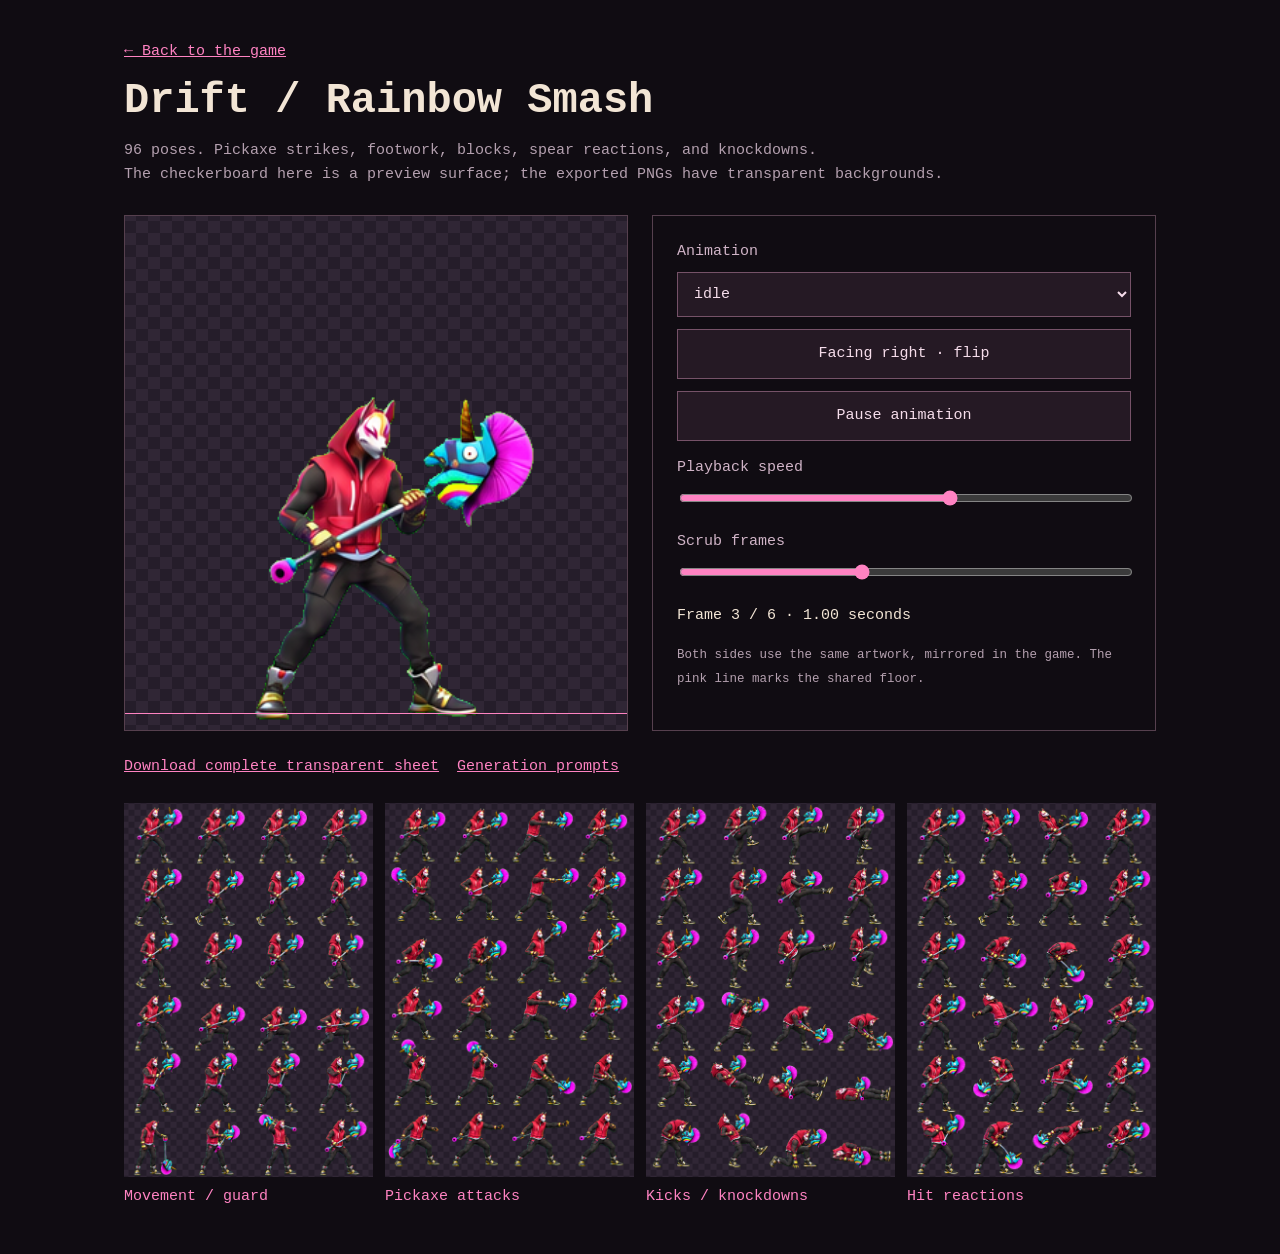
<file: sprite-preview.html>
<!doctype html>
<html lang="en">
<head>
  <meta charset="UTF-8">
  <meta name="viewport" content="width=device-width,initial-scale=1">
  <title>Drift · Sprite preview</title>
  <link rel="icon" href="data:,">
  <style>
    *{box-sizing:border-box}body{margin:0;background:#100c12;color:#f2e5d5;font:15px/1.6 Consolas,monospace}main{max-width:1080px;margin:auto;padding:40px 24px}a{color:#ff83c2}h1{font-size:42px;line-height:1.1;margin:14px 0}p{color:#b4a0af}header{margin-bottom:28px}.layout{display:grid;grid-template-columns:1fr 1fr;gap:24px}.stage{position:relative;min-height:460px;display:grid;place-items:end center;border:1px solid #56404e;background:repeating-conic-gradient(#302635 0% 25%,#251d2a 0% 50%) 50%/24px 24px}.stage:after{content:"";position:absolute;left:0;right:0;bottom:16px;height:1px;background:#ff83c2;pointer-events:none}canvas{width:360px;height:430px;max-width:100%;object-fit:contain}label{display:block;color:#d0b4c7;margin:0 0 8px}select,input,button{font:inherit}select,button{width:100%;border:1px solid #765268;padding:12px;color:#f6ddeb;background:#251924}button{cursor:pointer;margin-top:12px}button:hover{border-color:#ff83c2}input{width:100%;accent-color:#ff83c2}.controls{padding:24px;border:1px solid #56404e}small{color:#b4a0af}.exports{display:flex;gap:18px;flex-wrap:wrap;margin:24px 0}.pages{display:grid;grid-template-columns:repeat(4,1fr);gap:12px}.pages img{display:block;width:100%;background:repeating-conic-gradient(#302635 0% 25%,#251d2a 0% 50%) 50%/12px 12px}.pages a{text-decoration:none}.pages span{display:block;margin:8px 0}button:focus-visible,a:focus-visible,select:focus-visible{outline:2px solid #ffe2a5;outline-offset:4px}@media(max-width:700px){.layout{grid-template-columns:1fr}.pages{grid-template-columns:1fr 1fr}.stage{min-height:430px}}
  </style>
</head>
<body>
<main>
  <header><a href="index.html">← Back to the game</a><h1>Drift / Rainbow Smash</h1><p>96 poses. Pickaxe strikes, footwork, blocks, spear reactions, and knockdowns.<br>The checkerboard here is a preview surface; the exported PNGs have transparent backgrounds.</p></header>
  <section class="layout" aria-label="Animation preview">
    <div class="stage"><canvas id="preview" width="360" height="430" aria-label="Animated Drift fighter"></canvas></div>
    <div class="controls">
      <label for="animation">Animation</label><select id="animation"></select>
      <button id="direction" type="button" aria-pressed="false">Facing right · flip</button>
      <button id="play" type="button" aria-pressed="true">Pause animation</button>
      <p><label for="speed">Playback speed</label><input id="speed" type="range" min="0.25" max="1.5" step="0.25" value="1"></p>
      <p><label for="frame">Scrub frames</label><input id="frame" type="range" min="0" max="3" step="1" value="0"></p>
      <output id="status" aria-live="polite">Loading sprites…</output>
      <p><small>Both sides use the same artwork, mirrored in the game. The pink line marks the shared floor.</small></p>
    </div>
  </section>
  <div class="exports"><a download href="sprites/drift/drift-complete.png">Download complete transparent sheet</a><a href="sprites/drift/generation-prompts.md">Generation prompts</a></div>
  <section class="pages" aria-label="Atlas pages">
    <a href="sprites/drift/movement.png" download><img src="sprites/drift/movement.png" alt="Idle, walk, retreat, crouch, block and intro sprites"><span>Movement / guard</span></a>
    <a href="sprites/drift/attacks.png" download><img src="sprites/drift/attacks.png" alt="Pickaxe jabs, hooks, rising strikes, chops and tether sprites"><span>Pickaxe attacks</span></a>
    <a href="sprites/drift/kicks-falls.png" download><img src="sprites/drift/kicks-falls.png" alt="Kicks, finisher and falling reaction sprites"><span>Kicks / knockdowns</span></a>
    <a href="sprites/drift/reactions.png" download><img src="sprites/drift/reactions.png" alt="Punch, kick, slash and spear reaction sprites"><span>Hit reactions</span></a>
  </section>
</main>
<script type="module">
  import { DRIFT_ANIMATIONS } from './drift-fighter.js';
  const canvas=document.querySelector('#preview'), ctx=canvas.getContext('2d');
  const select=document.querySelector('#animation'), slider=document.querySelector('#frame');
  const images=new Map(), feet=new Map();
  let playing=true, mirrored=false, time=0, last=performance.now();
  for(const key of Object.keys(DRIFT_ANIMATIONS)){
    const option=document.createElement('option');option.value=key;option.textContent=key.slice(6).replace(/([A-Z])/g,' $1');select.append(option);
  }
  for(const src of new Set(Object.values(DRIFT_ANIMATIONS).map(a=>a.sheets[0].src))){
    const image=new Image();image.src=src;await image.decode();images.set(src,image);
    const work=document.createElement('canvas');work.width=image.width;work.height=image.height;
    const context=work.getContext('2d');context.drawImage(image,0,0);
    const pixels=context.getImageData(0,0,work.width,work.height).data;
    feet.set(src,Array.from({length:24},(_,cell)=>{
      let bottom=246;for(let y=150;y<256;y++){let solid=0;for(let x=12;x<244;x++)if(pixels[((Math.floor(cell/4)*256+y)*work.width+(cell%4)*256+x)*4+3]>220)solid++;if(solid>=8)bottom=y;}return bottom;
    }));
  }
  const playButton=document.querySelector('#play');
  function setPlaying(value){playing=value;playButton.textContent=value?'Pause animation':'Play animation';playButton.setAttribute('aria-pressed',String(value));}
  select.addEventListener('change',()=>{time=0;slider.max=DRIFT_ANIMATIONS[select.value].frameCount-1;});
  playButton.addEventListener('click',()=>setPlaying(!playing));
  document.querySelector('#direction').addEventListener('click',event=>{mirrored=!mirrored;event.currentTarget.textContent=`Facing ${mirrored?'left':'right'} · flip`;event.currentTarget.setAttribute('aria-pressed',String(mirrored));});
  slider.addEventListener('input',()=>{setPlaying(false);time=Number(slider.value)/DRIFT_ANIMATIONS[select.value].frameRate;});
  function draw(now){
    const a=DRIFT_ANIMATIONS[select.value];
    if(playing)time=(time+Math.min((now-last)/1000,0.05)*Number(document.querySelector('#speed').value))%a.duration;
    last=now;const frame=Math.min(a.frameCount-1,Math.floor(time*a.frameRate)),cell=a.cells[frame],src=a.sheets[0].src;
    ctx.clearRect(0,0,360,430);ctx.save();if(mirrored){ctx.translate(360,0);ctx.scale(-1,1);}
    ctx.drawImage(images.get(src),(cell%4)*256,Math.floor(cell/4)*256,256,256,0,418-feet.get(src)[cell]/256*360,360,360);ctx.restore();
    slider.max=a.frameCount-1;slider.value=frame;
    document.querySelector('#status').textContent=`Frame ${frame+1} / ${a.frameCount} · ${a.duration.toFixed(2)} seconds`;
    requestAnimationFrame(draw);
  }
  requestAnimationFrame(draw);
</script>
</body>
</html>
</file>
